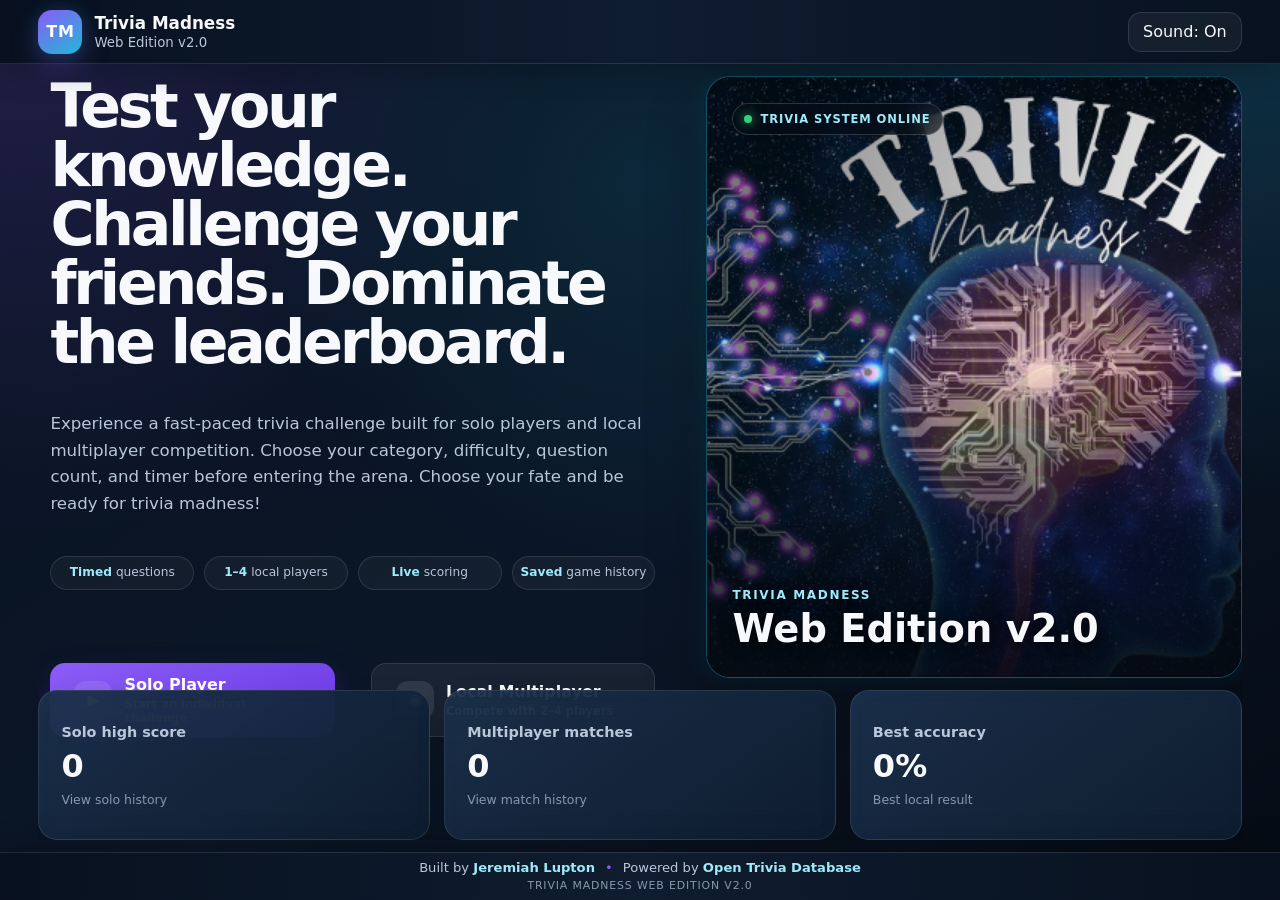
<file: docs/index.html>
<!DOCTYPE html>
<html lang="en">
<head>
  <meta charset="UTF-8">
  <meta name="viewport" content="width=device-width, initial-scale=1.0">
  <meta name="description" content="Trivia Madness Web Edition v2.0 — solo and local multiplayer trivia powered by Open Trivia DB.">
  <title>Trivia Madness v2.0</title>
  <link rel="stylesheet" href="style.css?v=2.0.3">
</head>
<body>
  <div class="app-shell">
    <header class="site-header">
      <button class="brand" id="brandHome" type="button" aria-label="Return to Trivia Madness home">
        <span class="brand-mark">TM</span>
        <span><strong>Trivia Madness</strong><small>Web Edition v2.0</small></span>
      </button>
      <button id="soundToggle" class="icon-button" type="button" aria-pressed="true">Sound: On</button>
    </header>

    <main>
      <section id="welcomeScreen" class="screen active">

<div class="hero-grid">

  <!-- ===================================================
       HERO COPY
       =================================================== -->

  <div class="hero-copy">
    <span class="eyebrow">
      Desktop + Web Trivia Experience
    </span>

    <h1>
      Test your knowledge. Challenge your friends. Dominate the leaderboard.
    </h1>

    <p class="hero-description">
      Experience a fast-paced trivia challenge built for solo players
      and local multiplayer competition. Choose your category,
      difficulty, question count, and timer before entering the arena. Choose your fate and be ready for trivia madness!
    </p>

    <div
      class="feature-pills"
      aria-label="Game features"
    >
      <span>
        <strong>Timed</strong>
        questions
      </span>

      <span>
        <strong>1–4</strong>
        local players
      </span>

      <span>
        <strong>Live</strong>
        scoring
      </span>

      <span>
        <strong>Saved</strong>
        game history
      </span>
    </div>


    <div class="hero-actions">
      <button
        class="button primary hero-button"
        id="singlePlayerButton"
        type="button"
      >
        <span class="button-icon" aria-hidden="true">
          ▶
        </span>

        <span class="button-content">
          <strong>Solo Player</strong>
          <small>Start an individual challenge</small>
        </span>
      </button>

      <button
        class="button secondary hero-button"
        id="multiplayerButton"
        type="button"
      >
        <span class="button-icon" aria-hidden="true">
          ◉
        </span>

        <span class="button-content">
          <strong>Local Multiplayer</strong>
          <small>Compete with 2–4 players</small>
        </span>
      </button>
    </div>
  </div>


  <!-- ===================================================
       HERO VISUAL
       =================================================== -->

  <div class="hero-visual card">
    <img
      src="images/trivia-hero.png"
      alt="Trivia Madness futuristic trivia game artwork"
      loading="eager"
      onerror="
        this.hidden = true;
        this.nextElementSibling.hidden = false;
      "
    >

    <div
      class="hero-visual-overlay"
      aria-hidden="true"
    >
      <div class="hero-status">
        <span class="hero-status-dot"></span>
        <span>Trivia system online</span>
      </div>

      <div class="hero-visual-title">
        <span>Trivia Madness</span>
        <strong>Web Edition v2.0</strong>
      </div>
    </div>

    <div
      class="image-placeholder"
      hidden
    >
      <strong>
        Trivia Madness
      </strong>

      <span>
        Add trivia-hero.png inside the docs/images folder.
      </span>
    </div>
  </div>

</div>


        <section class="stats-grid" aria-label="Saved local game statistics">
          <button class="stat-card clickable-stat" id="openSoloHistory" type="button"><span>Solo high score</span><strong id="savedHighScore">0</strong><small>View solo history</small></button>
          <button class="stat-card clickable-stat" id="openMultiplayerHistory" type="button"><span>Multiplayer matches</span><strong id="multiplayerMatches">0</strong><small>View match history</small></button>
          <article class="stat-card"><span>Best accuracy</span><strong id="bestAccuracy">0%</strong><small>Best local result</small></article>
        </section>
      </section>

      <section id="setupScreen" class="screen">
        <div class="section-heading"><div><span class="eyebrow" id="setupModeLabel">Solo Player</span><h2>Set up your game</h2></div><button class="text-button" id="backToWelcome" type="button">Back</button></div>
        <form id="gameSetupForm" class="setup-layout">
          <section class="card form-card">
            <h3 id="playerSectionTitle">Player</h3>
            <div id="singlePlayerFields"><label>Player name<input id="singlePlayerName" type="text" maxlength="20" placeholder="Enter your name" value="Player 1"></label></div>
            <div id="multiplayerFields" hidden><label>Number of players<select id="playerCount"><option value="2">2 players</option><option value="3">3 players</option><option value="4">4 players</option></select></label><div id="playerNameFields" class="player-name-grid"></div></div>
          </section>
          <section class="card form-card">
            <h3>Game settings</h3>
            <div class="form-grid">
              <label>Category<select id="categorySelect"><option value="">Loading categories…</option></select></label>
              <label>Difficulty<select id="difficultySelect"><option value="">Mixed</option><option value="easy">Easy</option><option value="medium">Medium</option><option value="hard">Hard</option></select></label>
              <label><span id="questionCountLabel">Number of questions</span><select id="questionCountSelect"><option value="5">5</option><option value="10" selected>10</option><option value="15">15</option></select></label>
              <label>Time per question<select id="timerSelect"><option value="10">10 seconds</option><option value="15" selected>15 seconds</option><option value="20">20 seconds</option><option value="30">30 seconds</option></select></label>
            </div>
            <div class="scoring-note"><strong>Scoring:</strong> 100 points for a correct answer plus up to 50 speed-bonus points.</div>
            <button class="button primary full-width" type="submit">Start Game</button><p id="setupError" class="error-message" role="alert"></p>
          </section>
        </form>
      </section>

      <section id="loadingScreen" class="screen centered-screen"><div class="loading-card card"><div class="spinner" aria-hidden="true"></div><h2>Loading questions</h2><p>Preparing your Trivia Madness challenge…</p></div></section>
      <section id="handoffScreen" class="screen centered-screen"><div class="handoff-card card"><span class="eyebrow">Pass the device</span><h2 id="handoffPlayerName">Next Player</h2><p>Your question begins when the countdown reaches zero.</p><strong id="handoffCountdown" class="handoff-countdown">3</strong></div></section>

      <section id="gameScreen" class="screen">
        <div class="game-topbar"><div><span class="eyebrow" id="currentPlayerLabel">Player</span><h2 id="currentPlayerName">Player 1</h2></div><div class="question-meta"><span id="questionProgress">Question 1 of 10</span><span id="difficultyBadge" class="badge">Mixed</span></div></div>
        <div id="scoreboard" class="scoreboard"></div>
        <div class="hud-status"><span class="hud-dot"></span><span>LIVE TRIVIA SESSION</span><span id="hudMode">SOLO MODE</span></div>
        <section class="question-card card">
          <div class="timer-row"><span>Time remaining</span><strong id="timerText">15</strong></div><div class="timer-track" aria-hidden="true"><div id="timerBar" class="timer-bar"></div></div>
          <p id="categoryLabel" class="question-category"></p><h3 id="questionText">Question text</h3><div id="answerGrid" class="answer-grid"></div>
          <div id="feedbackPanel" class="feedback-panel" hidden><strong id="feedbackTitle"></strong><p id="feedbackMessage"></p><button id="nextQuestionButton" class="button primary" type="button">Next Question</button></div>
        </section>
      </section>

      <section id="resultsScreen" class="screen"><div class="results-card card"><span class="eyebrow">Game complete</span><h2 id="resultsTitle">Final Score</h2><p id="resultsSubtitle"></p><div id="winnerBanner" class="winner-banner" hidden></div><div id="singlePlayerHeadline" class="solo-result-headline" hidden></div><div id="finalStandings" class="final-standings"></div><div id="singlePlayerResultStats" class="result-stats"></div><div class="results-actions"><button id="rematchButton" class="button primary" type="button">Rematch</button><button id="newGameButton" class="button secondary" type="button">New Game</button><button id="viewHistoryButton" class="button secondary" type="button">View History</button><button id="resetScoresButton" class="button danger" type="button">Reset Local Stats</button></div></div></section>
    </main>

    <footer class="site-footer"><div class="footer-content"><p>Built by <a href="https://jeremiahlupton.com" target="_blank" rel="noopener noreferrer">Jeremiah Lupton</a></p><span class="footer-divider">•</span><p>Powered by <a href="https://opentdb.com" target="_blank" rel="noopener noreferrer">Open Trivia Database</a></p></div><p class="footer-version">Trivia Madness Web Edition v2.0</p></footer>
  </div>

  <dialog id="historyDialog"><div class="dialog-card"><div class="dialog-heading"><div><span class="eyebrow">Local browser data</span><h2 id="historyDialogTitle">History</h2></div><button id="closeHistoryButton" class="text-button" type="button">Close</button></div><p id="historyDialogDescription" class="dialog-description"></p><div id="historyList" class="history-list"></div><div class="dialog-actions"><button id="clearHistoryButton" class="button danger" type="button">Clear This History</button></div></div></dialog>
  <dialog id="confirmDialog"><div class="dialog-card"><h2>Reset all local statistics?</h2><p>This clears solo scores, multiplayer matches, high scores, and accuracy data.</p><div class="dialog-actions"><button id="cancelResetButton" class="button secondary" type="button">Cancel</button><button id="confirmResetButton" class="button danger" type="button">Reset</button></div></div></dialog>
  <script src="script.js?v=2.0.3"></script>
</body>
</html>
</file>
<file: docs/style.css>
:root {
  --background: #08111f;
  --background-deep: #050b14;
  --surface: #17283e;
  --surface-dark: #0f1d30;
  --surface-light: #203650;

  --primary: #8b5cf6;
  --primary-dark: #6d3de7;
  --secondary: #20b8d8;
  --secondary-light: #9eeafa;

  --success: #31d17c;
  --danger: #ef5b68;
  --warning: #f6b84a;

  --text: #f7f9fc;
  --text-soft: #b9c7da;
  --text-muted: #8798ae;

  --border: rgba(255, 255, 255, 0.11);

  --shadow: 0 24px 60px rgba(0, 0, 0, 0.28);

  --radius: 24px;
  --radius-small: 15px;

  --shell-padding: clamp(14px, 3vw, 42px);

  /* =======================================================
     HERO SPACING CONTROLS

     Change these values to freely adjust the spacing on the
     left side of the hero section.
     ======================================================= */

  --hero-copy-padding-top: clamp(22px, 4vh, 52px);
  --hero-copy-padding-bottom: clamp(22px, 4vh, 52px);
  --hero-copy-padding-left: clamp(4px, 1vw, 16px);
  --hero-copy-padding-right: clamp(4px, 1vw, 16px);

  --hero-eyebrow-heading-gap: 40px;
  --hero-heading-description-gap: 68px;
  --hero-description-pills-gap: 26px;
  --hero-pills-actions-gap: 168px;

  --hero-heading-size: clamp(2.35rem, 4.7vw, 5.2rem);
  --hero-description-size: clamp(0.96rem, 1.3vw, 1.18rem);

  --hero-grid-column-gap: clamp(20px, 3vw, 44px);
  --hero-stats-height: 150px;
}

/* =========================================================
   GLOBAL RESET
   ========================================================= */

* {
  box-sizing: border-box;
}

html,
body {
  width: 100%;
  min-height: 100%;
  margin: 0;
}

html {
  height: 100%;
  scroll-behavior: smooth;
}

body {
  min-height: 100dvh;
  overflow: hidden;

  font-family:
    Inter,
    ui-sans-serif,
    system-ui,
    -apple-system,
    BlinkMacSystemFont,
    "Segoe UI",
    sans-serif;

  color: var(--text);

  background:
    radial-gradient(
      circle at top left,
      rgba(139, 92, 246, 0.19),
      transparent 34rem
    ),
    radial-gradient(
      circle at top right,
      rgba(32, 184, 216, 0.17),
      transparent 32rem
    ),
    linear-gradient(
      145deg,
      var(--background),
      #0b1627 55%,
      var(--background-deep)
    );
}

button,
input,
select {
  font: inherit;
}

button {
  color: inherit;
}

button,
a {
  -webkit-tap-highlight-color: transparent;
}

[hidden] {
  display: none !important;
}

body::before {
  content: "";
  position: fixed;
  inset: 0;
  z-index: 999;
  pointer-events: none;

  opacity: 0.1;

  background:
    repeating-linear-gradient(
      to bottom,
      transparent 0,
      transparent 3px,
      rgba(80, 220, 255, 0.07) 4px
    );
}

body::after {
  content: "";
  position: fixed;
  inset: 0;
  z-index: -1;
  pointer-events: none;

  background:
    radial-gradient(
      circle at 50% 20%,
      rgba(32, 184, 216, 0.12),
      transparent 42%
    );
}

/* =========================================================
   APPLICATION SHELL
   ========================================================= */

.app-shell {
  width: 100%;
  max-width: none;
  height: 100dvh;
  min-height: 0;
  margin: 0;
  padding: 0 var(--shell-padding);

  display: grid;
  grid-template-rows:
    auto
    minmax(0, 1fr)
    auto;

  overflow: hidden;
}

main {
  min-height: 0;
  padding: 12px 0;
  overflow: hidden;
}

/* =========================================================
   HEADER
   ========================================================= */

.site-header {
  position: relative;
  z-index: 1000;

  width: auto;
  min-height: 64px;

  display: flex !important;
  align-items: center;
  justify-content: space-between;
  gap: 20px;

  margin-right: calc(var(--shell-padding) * -1);
  margin-left: calc(var(--shell-padding) * -1);

  padding: 9px var(--shell-padding);

  border-bottom: 1px solid var(--border);

  visibility: visible !important;
  opacity: 1 !important;

  background:
    linear-gradient(
      90deg,
      rgba(8, 17, 31, 0.98),
      rgba(15, 29, 48, 0.98),
      rgba(8, 17, 31, 0.98)
    );

  box-shadow:
    0 8px 30px rgba(0, 0, 0, 0.22);

  backdrop-filter: blur(14px);
  -webkit-backdrop-filter: blur(14px);
}

.brand {
  display: inline-flex;
  align-items: center;
  gap: 12px;

  padding: 0;
  border: 0;

  color: var(--text);
  background: transparent;

  text-align: left;
  cursor: pointer;
}

.brand-mark {
  width: 44px;
  height: 44px;

  display: grid;
  place-items: center;

  border-radius: 14px;

  color: #ffffff;
  font-weight: 900;
  letter-spacing: 0.04em;

  background:
    linear-gradient(
      145deg,
      var(--primary),
      var(--secondary)
    );

  box-shadow:
    0 10px 28px rgba(139, 92, 246, 0.26),
    0 0 18px rgba(32, 184, 216, 0.15);
}

.brand strong,
.brand small {
  display: block;
}

.brand strong {
  font-size: 1.05rem;
}

.brand small {
  margin-top: 2px;
  color: var(--text-soft);
}

#soundToggle {
  min-height: 40px;
  padding: 0 14px;

  display: inline-flex;
  align-items: center;
  justify-content: center;

  border: 1px solid var(--border);
  border-radius: 13px;

  color: var(--text);

  background:
    rgba(255, 255, 255, 0.05);
}

/* =========================================================
   SCREEN MANAGEMENT
   ========================================================= */

.screen {
  display: none;
  width: 100%;
}

.screen.active {
  width: 100%;
  height: 100%;
  min-height: 0;

  overflow: hidden;

  animation: fadeIn 0.25s ease;
}

.centered-screen.active {
  display: grid;
  place-items: center;
}

@keyframes fadeIn {
  from {
    opacity: 0;
    transform: translateY(8px);
  }

  to {
    opacity: 1;
    transform: none;
  }
}

/* =========================================================
   COMMON ELEMENTS
   ========================================================= */

.eyebrow {
  display: inline-block;

  color: var(--secondary-light);

  font-size: 1.76rem;
  font-weight: 800;
  letter-spacing: 0.17em;
  text-transform: uppercase;
}

.card {
  border: 1px solid var(--border);
  border-radius: var(--radius);

  background:
    linear-gradient(
      145deg,
      rgba(25, 43, 68, 0.97),
      rgba(15, 29, 48, 0.98)
    );

  box-shadow: var(--shadow);
}

/* =========================================================
   BUTTONS
   ========================================================= */

.button,
.icon-button,
.text-button,
.stat-card {
  border: 0;
  cursor: pointer;
}

.button {
  min-height: 48px;
  padding: 0 21px;

  display: inline-flex;
  align-items: center;
  justify-content: center;

  border-radius: var(--radius-small);

  font-weight: 800;
  text-decoration: none;

  transition:
    transform 0.2s ease,
    box-shadow 0.2s ease,
    border-color 0.2s ease;
}

.button:hover,
.icon-button:hover,
.clickable-stat:hover {
  transform: translateY(-2px);
}

.button.primary {
  color: #ffffff;

  background:
    linear-gradient(
      145deg,
      var(--primary),
      var(--primary-dark)
    );

  box-shadow:
    0 14px 30px rgba(109, 61, 231, 0.28);
}

.button.secondary {
  color: var(--text);

  border: 1px solid var(--border);

  background:
    rgba(255, 255, 255, 0.06);
}

.button.danger {
  color: #ffffff;

  background:
    linear-gradient(
      145deg,
      #ef5b68,
      #c93c50
    );
}

.button.full-width {
  width: 100%;
  margin-top: 22px;
}

.icon-button {
  min-height: 42px;
  padding: 0 14px;

  border: 1px solid var(--border);
  border-radius: 13px;

  color: var(--text);

  background:
    rgba(255, 255, 255, 0.05);

  transition: 0.2s ease;
}

.text-button {
  padding: 8px 0;

  color: var(--secondary-light);
  background: transparent;

  font-weight: 800;
}

/* =========================================================
   HERO GRID FULL-HEIGHT LAYOUT
   ========================================================= */

#welcomeScreen.active {
  display: grid !important;
  grid-template-rows:
    minmax(0, 1fr)
    var(--hero-stats-height);

  gap: 12px;

  width: 100%;
  height: 100%;
  min-height: 0;

  overflow: hidden;
}

#welcomeScreen .hero-grid {
  width: 100%;
  height: 100% !important;
  min-height: 0 !important;

  display: grid;
  grid-template-columns:
    minmax(0, 1.08fr)
    minmax(320px, 0.92fr);

  grid-template-rows:
    minmax(0, 1fr);

  gap: var(--hero-grid-column-gap);

  align-items: stretch !important;
}

/* =========================================================
   HERO COPY

   The HTML order is expected to be:

   eyebrow
   h1
   hero-description
   feature-pills
   hero-actions
   ========================================================= */

#welcomeScreen .hero-copy {
  width: 100%;
  height: 100% !important;
  min-width: 0;
  min-height: 0;

  display: flex;
  flex-direction: column;
  align-items: flex-start;
  justify-content: center;

  padding:
    var(--hero-copy-padding-top)
    var(--hero-copy-padding-right)
    var(--hero-copy-padding-bottom)
    var(--hero-copy-padding-left);
}

/* Eyebrow */

#welcomeScreen .hero-copy .eyebrow {
  display: block;

  margin: 0 0 var(--hero-eyebrow-heading-gap);

  color: var(--secondary-light);

  font-size: clamp(0.72rem, 0.9vw, 0.84rem);
  font-weight: 800;
  letter-spacing: 0.17em;
  text-transform: uppercase;
}

/* Heading */

#welcomeScreen .hero-copy h1 {
  width: 100%;
  max-width: 920px;

  margin:
    0
    0
    var(--hero-heading-description-gap);

  font-size: var(--hero-heading-size);
  line-height: 0.98;
  letter-spacing: -0.055em;
}

/* Description */

#welcomeScreen .hero-copy .hero-description {
  width: 100%;
  max-width: 760px;

  margin:
    0
    0
    var(--hero-description-pills-gap);

  color: var(--text-soft);

  font-size: var(--hero-description-size);
  line-height: 1.6;
}

/* Feature pills now appear above the action buttons */

#welcomeScreen .feature-pills {
  width: 100%;

  display: flex;
  align-items: center;
  flex-wrap: wrap;

  gap: 10px;

  margin:
    0
    0
    var(--hero-pills-actions-gap);
}

#welcomeScreen .feature-pills span {
  display: inline-flex;
  align-items: center;
  gap: 4px;

  padding: 8px 12px;

  border: 1px solid var(--border);
  border-radius: 999px;

  color: var(--text-soft);

  background:
    rgba(255, 255, 255, 0.04);

  font-size: 0.8rem;
}

#welcomeScreen .feature-pills strong {
  color: var(--secondary-light);
}

/* Hero action buttons */

#welcomeScreen .hero-actions {
  width: 100%;

  display: flex;
  align-items: stretch;
  flex-wrap: wrap;

  gap: 38px;

  margin: 0;
}

#welcomeScreen .hero-button {
  min-width: 225px;
  min-height: 68px;

  display: inline-flex;
  align-items: center;
  justify-content: flex-start;

  gap: 12px;
  padding: 10px 18px;

  text-align: left;
}

#welcomeScreen .button-icon {
  width: 38px;
  height: 38px;

  display: grid;
  place-items: center;

  flex: 0 0 auto;

  border-radius: 12px;

  background:
    rgba(255, 255, 255, 0.1);
}

#welcomeScreen .button-content {
  display: grid;
  gap: 3px;
}

#welcomeScreen .button-content strong,
#welcomeScreen .button-content small {
  display: block;
}

#welcomeScreen .button-content small {
  color: rgba(255, 255, 255, 0.72);

  font-size: 0.72rem;
  font-weight: 600;
}

/* =========================================================
   HERO VISUAL
   ========================================================= */

#welcomeScreen .hero-visual {
  position: relative;

  align-self: stretch !important;

  width: 100% !important;
  height: 100% !important;
  min-width: 0;
  min-height: 0 !important;
  max-height: none !important;

  margin: 0 !important;
  padding: 0;

  overflow: hidden;

  border: 1px solid rgba(32, 184, 216, 0.34);
  border-radius: var(--radius);

  background:
    linear-gradient(
      145deg,
      rgba(17, 34, 56, 0.98),
      rgba(8, 17, 31, 0.98)
    );

  box-shadow:
    var(--shadow),
    0 0 28px rgba(32, 184, 216, 0.13);

  animation:
    heroCardPulse 3.6s ease-in-out infinite;
}

#welcomeScreen .hero-visual > img {
  position: absolute;
  inset: 0;

  z-index: 1;

  display: block;

  width: 100% !important;
  height: 100% !important;
  min-width: 100%;
  min-height: 100% !important;
  max-width: none;
  max-height: none;

  margin: 0;
  padding: 0;

  object-fit: cover !important;
  object-position: center top !important;

  animation:
    heroImagePulse 4.2s ease-in-out infinite;
}

#welcomeScreen .hero-visual-overlay {
  position: absolute;
  inset: 0;
  z-index: 3;

  width: 100%;
  height: 100%;

  display: flex;
  flex-direction: column;
  justify-content: space-between;

  padding: clamp(18px, 2vw, 28px);

  pointer-events: none;

  background:
    linear-gradient(
      to bottom,
      rgba(5, 11, 20, 0.08),
      transparent 48%,
      rgba(5, 11, 20, 0.82)
    );
}

#welcomeScreen .hero-visual .image-placeholder {
  position: absolute;
  inset: 0;
  z-index: 2;

  width: 100%;
  height: 100%;
  min-height: 0 !important;
}

.hero-status {
  width: fit-content;

  display: inline-flex;
  align-items: center;
  gap: 8px;

  padding: 8px 11px;

  border: 1px solid rgba(255, 255, 255, 0.16);
  border-radius: 999px;

  color: var(--secondary-light);

  background:
    rgba(5, 11, 20, 0.65);

  font-size: 0.72rem;
  font-weight: 800;
  letter-spacing: 0.08em;
  text-transform: uppercase;

  backdrop-filter: blur(10px);
}

.hero-status-dot {
  width: 8px;
  height: 8px;

  border-radius: 50%;

  background: var(--success);

  box-shadow:
    0 0 12px var(--success);
}

.hero-visual-title {
  display: grid;
  gap: 4px;

  text-shadow:
    0 3px 15px rgba(0, 0, 0, 0.8);
}

.hero-visual-title span {
  color: var(--secondary-light);

  font-size: 0.75rem;
  font-weight: 800;
  letter-spacing: 0.14em;
  text-transform: uppercase;
}

.hero-visual-title strong {
  font-size: clamp(1.45rem, 3vw, 2.5rem);
}

/* =========================================================
   HERO ANIMATIONS
   ========================================================= */

@keyframes heroCardPulse {
  0%,
  100% {
    border-color:
      rgba(32, 184, 216, 0.3);

    box-shadow:
      var(--shadow),
      0 0 20px rgba(32, 184, 216, 0.12);
  }

  50% {
    border-color:
      rgba(139, 92, 246, 0.62);

    box-shadow:
      var(--shadow),
      0 0 36px rgba(32, 184, 216, 0.22),
      0 0 48px rgba(139, 92, 246, 0.13);
  }
}

@keyframes heroImagePulse {
  0%,
  100% {
    transform: scale(1.01);
    filter: brightness(0.96) saturate(1);
  }

  50% {
    transform: scale(1.04);
    filter: brightness(1.08) saturate(1.12);
  }
}

/* =========================================================
   HOME STATISTICS
   ========================================================= */

#welcomeScreen .stats-grid {
  position: relative;
  z-index: 5;

  width: 100%;
  height: var(--hero-stats-height);
  min-height: var(--hero-stats-height);

  margin: 0;
  padding: 0;

  display: grid;
  grid-template-columns:
    repeat(3, minmax(0, 1fr));

  gap: 14px;
  align-items: stretch;
}

#welcomeScreen .stat-card {
  width: 100%;
  height: var(--hero-stats-height);
  min-height: var(--hero-stats-height);
  padding: 20px 22px;

  display: flex;
  flex-direction: column;
  justify-content: center;

  text-align: left;
  color: var(--text);

  border: 1px solid var(--border);
  border-radius: 19px;

  background:
    linear-gradient(
      145deg,
      rgba(27, 48, 74, 0.95),
      rgba(15, 29, 48, 0.98)
    );

  box-shadow:
    0 14px 30px rgba(0, 0, 0, 0.18),
    inset 0 0 20px rgba(32, 184, 216, 0.025);

  transition:
    transform 0.2s ease,
    border-color 0.2s ease,
    box-shadow 0.2s ease;
}

#welcomeScreen .stat-card span,
#welcomeScreen .stat-card strong,
#welcomeScreen .stat-card small {
  display: block;
}

#welcomeScreen .stat-card span {
  color: var(--text-soft);

  font-size: 0.9rem;
  font-weight: 700;
}

#welcomeScreen .stat-card strong {
  margin-top: 10px;

  color: var(--text);

  font-size: clamp(1.7rem, 2.5vw, 2.2rem);
  line-height: 1;
}

#welcomeScreen .stat-card small {
  margin-top: 10px;

  color: var(--text-muted);

  font-size: 0.78rem;
}

.clickable-stat:hover {
  border-color:
    rgba(32, 184, 216, 0.72);

  box-shadow:
    0 0 24px rgba(32, 184, 216, 0.16),
    inset 0 0 22px rgba(32, 184, 216, 0.05);
}

/* =========================================================
   COMMON INTERNAL SCREEN HEADINGS
   ========================================================= */

.section-heading,
.game-topbar,
.timer-row,
.dialog-heading {
  display: flex;
  align-items: center;
  justify-content: space-between;
  gap: 18px;
}

.section-heading {
  margin-bottom: 12px;
}

.section-heading h2,
.game-topbar h2,
.results-card h2,
.dialog-heading h2,
.handoff-card h2 {
  margin: 6px 0 0;

  font-size: clamp(1.8rem, 4vw, 3rem);
  letter-spacing: -0.04em;
}

/* =========================================================
   GAME SETUP
   ========================================================= */

#setupScreen.active {
  display: flex;
  flex-direction: column;
}

.setup-layout {
  flex: 1;
  min-height: 0;

  display: grid;
  grid-template-columns:
    minmax(280px, 0.82fr)
    minmax(0, 1.18fr);

  gap: 16px;
}

.form-card {
  min-height: 0;
  padding: clamp(18px, 2.5vw, 26px);

  overflow: auto;
}

.form-card h3 {
  margin-top: 0;
}

.form-grid,
.player-name-grid {
  display: grid;
  grid-template-columns:
    repeat(2, minmax(0, 1fr));

  gap: 17px;
}

label {
  display: grid;
  gap: 8px;

  color: var(--text-soft);

  font-size: 0.9rem;
  font-weight: 700;
}

input,
select {
  width: 100%;
  min-height: 46px;
  padding: 0 14px;

  border: 1px solid var(--border);
  border-radius: 13px;

  color: var(--text);
  background: #102038;

  outline: none;
}

input:focus,
select:focus {
  border-color: var(--secondary);

  box-shadow:
    0 0 0 3px rgba(32, 184, 216, 0.13);
}

#multiplayerFields {
  display: grid;
  gap: 18px;
}

.scoring-note {
  margin-top: 21px;
  padding: 14px;

  border: 1px solid rgba(32, 184, 216, 0.16);
  border-radius: 14px;

  color: var(--text-soft);

  background:
    rgba(32, 184, 216, 0.08);
}

.error-message {
  min-height: 22px;
  margin: 12px 0 0;

  color: #ffadb5;
}

/* =========================================================
   LOADING AND HANDOFF
   ========================================================= */

.loading-card,
.handoff-card {
  width: min(620px, 100%);
  padding: clamp(34px, 6vw, 62px);

  text-align: center;
}

.spinner {
  width: 58px;
  height: 58px;
  margin: 0 auto 20px;

  border: 6px solid rgba(255, 255, 255, 0.1);
  border-top-color: var(--secondary);
  border-radius: 50%;

  animation: spin 0.8s linear infinite;
}

@keyframes spin {
  to {
    transform: rotate(360deg);
  }
}

.handoff-card {
  position: relative;
  overflow: hidden;

  border-color:
    rgba(32, 184, 216, 0.32);
}

.handoff-countdown {
  display: block;

  margin-top: 24px;

  color: var(--secondary-light);

  font-size: clamp(5rem, 12vw, 9rem);
  line-height: 1;

  text-shadow:
    0 0 22px rgba(32, 184, 216, 0.55);
}

/* =========================================================
   GAME SCREEN
   ========================================================= */

#gameScreen.active {
  display: flex;
  flex-direction: column;
}

.game-topbar {
  flex: 0 0 auto;
}

.game-topbar h2 {
  font-size: clamp(1.45rem, 3vw, 2.35rem);
}

.question-meta {
  display: flex;
  align-items: center;
  gap: 10px;
  flex-wrap: wrap;

  color: var(--text-soft);
}

.scoreboard {
  flex: 0 0 auto;

  display: grid;
  grid-template-columns:
    repeat(auto-fit, minmax(140px, 1fr));

  gap: 10px;
  margin: 8px 0;
}

.player-score {
  padding: 10px 13px;

  border: 1px solid var(--border);
  border-radius: 15px;

  background:
    rgba(255, 255, 255, 0.035);
}

.player-score.active {
  border-color:
    rgba(32, 184, 216, 0.75);

  background:
    rgba(32, 184, 216, 0.1);

  box-shadow:
    0 0 18px rgba(32, 184, 216, 0.18);
}

.player-score span,
.player-score strong {
  display: block;
}

.player-score span {
  color: var(--text-soft);
  font-size: 0.8rem;
}

.player-score strong {
  margin-top: 4px;
  font-size: 1rem;
}

.hud-status {
  display: flex;
  align-items: center;
  gap: 10px;

  margin-bottom: 6px;

  color: var(--secondary-light);

  font-size: 0.7rem;
  font-weight: 800;
  letter-spacing: 0.13em;
}

.hud-status span:last-child {
  margin-left: auto;
  color: var(--text-soft);
}

.hud-dot {
  width: 8px;
  height: 8px;

  border-radius: 50%;

  background: var(--success);

  box-shadow:
    0 0 12px var(--success);
}

.question-card {
  position: relative;
  overflow: hidden;

  flex: 1;
  min-height: 0;

  padding:
    clamp(14px, 2vh, 24px)
    clamp(18px, 3vw, 34px);

  display: flex;
  flex-direction: column;

  border-color:
    rgba(64, 220, 255, 0.3);
}

.timer-row {
  color: var(--text-soft);
  font-size: 0.88rem;
}

.timer-row strong {
  color: var(--text);
  font-size: 1.25rem;
}

.timer-track {
  height: 8px;
  margin-top: 8px;

  overflow: hidden;

  border-radius: 999px;

  background:
    rgba(255, 255, 255, 0.08);
}

.timer-bar {
  width: 100%;
  height: 100%;

  border-radius: inherit;

  background:
    linear-gradient(
      90deg,
      var(--secondary),
      var(--primary)
    );

  transition:
    width 1s linear,
    background 0.2s ease;
}

.question-category {
  margin: 12px 0 4px;

  color: var(--secondary-light);

  font-size: 0.85rem;
  font-weight: 800;
}

#questionText {
  margin: 0 0 12px;

  font-size: clamp(1.1rem, 2.1vw, 1.75rem);
  line-height: 1.2;
}

.answer-grid {
  flex: 1;
  min-height: 0;

  display: grid;
  grid-template-columns:
    repeat(2, minmax(0, 1fr));

  gap: 9px;
}

.answer-button {
  position: relative;
  overflow: hidden;

  min-height: clamp(48px, 7vh, 64px);
  padding: 10px 14px;

  border: 1px solid rgba(120, 210, 255, 0.2);
  border-radius: 16px;

  color: var(--text);

  background:
    rgba(255, 255, 255, 0.045);

  cursor: pointer;
  text-align: left;

  font-size: clamp(0.88rem, 1.25vw, 1rem);
  font-weight: 750;
}

.answer-button:hover:not(:disabled) {
  transform: translateY(-2px);

  border-color:
    rgba(32, 184, 216, 0.8);

  background:
    rgba(32, 184, 216, 0.09);
}

.answer-button.correct {
  border-color:
    rgba(49, 209, 124, 0.75);

  background:
    rgba(49, 209, 124, 0.13);
}

.answer-button.incorrect {
  border-color:
    rgba(239, 91, 104, 0.75);

  background:
    rgba(239, 91, 104, 0.13);
}

.feedback-panel {
  position: sticky;
  bottom: 0;
  z-index: 20;

  margin-top: 8px;
  padding: 10px 13px;

  border: 1px solid var(--border);
  border-radius: 16px;

  background:
    rgba(15, 29, 48, 0.98);
}

.feedback-panel p {
  margin: 4px 0 8px;

  color: var(--text-soft);

  font-size: 0.9rem;
}

/* =========================================================
   RESULTS
   ========================================================= */

#resultsScreen.active {
  display: grid;
  place-items: center;
}

.results-card {
  width: min(980px, 100%);
  max-height: 100%;
  margin: 0 auto;
  padding: clamp(22px, 4vw, 42px);

  overflow: auto;

  text-align: center;
}

.results-card > p,
.dialog-description {
  color: var(--text-soft);
}

.winner-banner,
.solo-result-headline {
  margin: 20px 0;
  padding: 18px;

  border-radius: 18px;

  font-size: 1.2rem;
  font-weight: 900;
}

.final-standings,
.history-list {
  display: grid;
  gap: 12px;

  margin: 20px 0;

  text-align: left;
}

.standing-row,
.history-row {
  display: grid;
  grid-template-columns:
    52px
    1fr
    auto;

  gap: 14px;
  align-items: center;

  padding: 15px;

  border: 1px solid var(--border);
  border-radius: 16px;

  background:
    rgba(255, 255, 255, 0.035);
}

.result-stats {
  display: grid;
  grid-template-columns:
    repeat(3, 1fr);

  gap: 12px;
  margin: 20px 0;
}

.result-stat {
  padding: 15px;

  border: 1px solid var(--border);
  border-radius: 16px;

  background:
    rgba(255, 255, 255, 0.035);
}

.results-actions {
  justify-content: center;
  margin-top: 22px;
}

/* =========================================================
   DIALOGS
   ========================================================= */

dialog {
  width: min(760px, calc(100% - 28px));
  max-height: 85vh;

  padding: 0;
  overflow: auto;

  border: 1px solid var(--border);
  border-radius: 22px;

  color: var(--text);

  background:
    var(--surface);

  box-shadow: var(--shadow);
}

dialog::backdrop {
  background:
    rgba(0, 0, 0, 0.74);

  backdrop-filter: blur(4px);
}

.dialog-card {
  padding: 26px;
}

.dialog-actions {
  justify-content: flex-end;
}

/* =========================================================
   FOOTER
   ========================================================= */

.site-footer {
  position: relative;
  z-index: 1000;

  width: auto;
  min-height: 46px;

  display: block !important;

  margin-right: calc(var(--shell-padding) * -1) !important;
  margin-left: calc(var(--shell-padding) * -1) !important;

  padding:
    7px
    var(--shell-padding)
    8px !important;

  border-top: 1px solid var(--border);

  color: var(--text-soft);
  text-align: center;

  visibility: visible !important;
  opacity: 1 !important;

  background:
    linear-gradient(
      90deg,
      rgba(8, 17, 31, 0.98),
      rgba(15, 29, 48, 0.98),
      rgba(8, 17, 31, 0.98)
    );

  box-shadow:
    0 -8px 30px rgba(0, 0, 0, 0.2);
}

.footer-content {
  display: flex;
  align-items: center;
  justify-content: center;
  gap: 10px;
  flex-wrap: wrap;

  font-size: 0.82rem;
}

.footer-content p,
.footer-version {
  margin: 0;
}

.footer-content a {
  color: var(--secondary-light);

  font-weight: 800;
  text-decoration: none;
}

.footer-divider {
  color: var(--primary);
}

.footer-version {
  margin-top: 4px;

  color: var(--text-muted);

  font-size: 0.68rem;
  letter-spacing: 0.08em;
  text-transform: uppercase;
}

/* =========================================================
   SHORT LAPTOP SCREENS
   ========================================================= */

@media (max-height: 820px) and (min-width: 901px) {
  :root {
    --hero-copy-padding-top: 12px;
    --hero-copy-padding-bottom: 12px;

    --hero-eyebrow-heading-gap: 12px;
    --hero-heading-description-gap: 14px;
    --hero-description-pills-gap: 14px;
    --hero-pills-actions-gap: 16px;

    --hero-heading-size: clamp(1.8rem, 3.5vw, 3.6rem);
    --hero-description-size: 0.84rem;

    --hero-stats-height: 120px;
  }

  .site-header {
    min-height: 56px;
    padding-top: 6px;
    padding-bottom: 6px;
  }

  .brand-mark {
    width: 38px;
    height: 38px;
  }

  main {
    padding-top: 7px;
    padding-bottom: 7px;
  }

  #welcomeScreen.active {
    gap: 8px;
  }

  #welcomeScreen .hero-button {
    min-height: 58px;
  }

  #welcomeScreen .stat-card {
    padding: 14px 16px;
  }

  #welcomeScreen .stat-card strong {
    font-size: 1.55rem;
  }

  .site-footer {
    min-height: 38px;
    padding-top: 4px !important;
    padding-bottom: 5px !important;
  }

  .footer-version {
    display: none;
  }
}

/* =========================================================
   TABLETS
   ========================================================= */

@media (max-width: 900px) {
  html,
  body {
    height: auto;
    min-height: 100%;

    overflow-x: hidden;
    overflow-y: auto;
  }

  .app-shell {
    height: auto;
    min-height: 100dvh;

    display: flex;
    flex-direction: column;

    overflow: visible;
  }

  main {
    overflow: visible;
  }

  .screen.active {
    height: auto;
    overflow: visible;
  }

  #welcomeScreen.active {
    height: auto;

    display: block !important;

    overflow: visible;
  }

  #welcomeScreen .hero-grid {
    height: auto !important;

    grid-template-columns: 1fr;
    grid-template-rows: auto;

    gap: 24px;
  }

  #welcomeScreen .hero-copy {
    height: auto !important;

    padding:
      26px
      0
      10px;
  }

  #welcomeScreen .hero-visual {
    height: clamp(320px, 58vw, 520px) !important;
    min-height: 320px !important;
  }

  #welcomeScreen .stats-grid {
    height: auto;
    min-height: 0;

    margin-top: 20px;

    grid-template-columns: 1fr;
  }

  #welcomeScreen .stat-card {
    height: 150px;
    min-height: 150px;
  }

  .setup-layout {
    grid-template-columns: 1fr;
  }
}

/* =========================================================
   MOBILE
   ========================================================= */

@media (max-width: 620px) {
  :root {
    --shell-padding: 13px;

    --hero-copy-padding-top: 20px;
    --hero-copy-padding-bottom: 8px;

    --hero-eyebrow-heading-gap: 14px;
    --hero-heading-description-gap: 16px;
    --hero-description-pills-gap: 18px;
    --hero-pills-actions-gap: 20px;

    --hero-heading-size: clamp(2rem, 11vw, 3rem);
    --hero-description-size: 0.92rem;
  }

  .site-header {
    min-height: 58px;
    padding-top: 8px;
    padding-bottom: 8px;
  }

  .brand-mark {
    width: 38px;
    height: 38px;
  }

  .brand strong {
    font-size: 0.92rem;
  }

  .brand small {
    font-size: 0.68rem;
  }

  #soundToggle {
    min-height: 36px;
    padding: 0 10px;

    font-size: 0.78rem;
  }

  main {
    padding-top: 20px;
    padding-bottom: 20px;
  }

  #welcomeScreen .hero-actions {
    display: grid;
    grid-template-columns: 1fr;
  }

  #welcomeScreen .hero-button {
    width: 100%;
    min-width: 0;
  }

  #welcomeScreen .hero-visual {
    height: 310px !important;
    min-height: 310px !important;
  }

  .form-grid,
  .player-name-grid,
  .answer-grid {
    grid-template-columns: 1fr;
  }

  .game-topbar,
  .section-heading,
  .dialog-heading {
    align-items: flex-start;
  }

  .game-topbar {
    flex-direction: column;
    gap: 9px;
  }

  .scoreboard {
    grid-template-columns:
      repeat(2, minmax(0, 1fr));
  }

  .question-card {
    padding: 15px;
  }

  #nextQuestionButton,
  .results-actions .button {
    width: 100%;
  }

  .footer-content {
    flex-direction: column;
    gap: 3px;
  }

  .footer-divider {
    display: none;
  }
}

/* =========================================================
   VERY SMALL MOBILE SCREENS
   ========================================================= */

@media (max-width: 390px) {
  .brand strong {
    font-size: 0.88rem;
  }

  .brand small {
    display: none;
  }

  .scoreboard {
    grid-template-columns:
      1fr
      1fr;
  }

  #questionText {
    font-size: 1.15rem;
  }

  .answer-button {
    font-size: 0.88rem;
  }
}

/* =========================================================
   REDUCED MOTION
   ========================================================= */

@media (prefers-reduced-motion: reduce) {
  *,
  *::before,
  *::after {
    scroll-behavior: auto !important;
    animation-duration: 0.01ms !important;
    animation-iteration-count: 1 !important;
    transition-duration: 0.01ms !important;
  }
}

/* =========================================================
   FORCE HERO COPY SPACING OVERRIDE
   ========================================================= */

#welcomeScreen .hero-copy {
  display: grid !important;

  grid-template-columns: 1fr;
  grid-template-rows:
    auto
    auto
    auto
    auto
    auto;

  align-content: center !important;
  align-items: start !important;

  /* Change this value for equal spacing between all items */
  row-gap: 39px !important;

  width: 100% !important;
  height: 100% !important;
  min-width: 0;
  min-height: 0;

  padding:
    34px
    12px !important;
}

/* Remove older margins so they cannot interfere */

#welcomeScreen .hero-copy > .eyebrow,
#welcomeScreen .hero-copy > h1,
#welcomeScreen .hero-copy > .hero-description,
#welcomeScreen .hero-copy > .feature-pills,
#welcomeScreen .hero-copy > .hero-actions {
  margin: 0 !important;
}

/* Ensure each section occupies its own grid row */

#welcomeScreen .hero-copy > .eyebrow {
  grid-row: 1;
}

#welcomeScreen .hero-copy > h1 {
  grid-row: 2;
}

#welcomeScreen .hero-copy > .hero-description {
  grid-row: 3;
}

#welcomeScreen .hero-copy > .feature-pills {
  grid-row: 4;
}

#welcomeScreen .hero-copy > .hero-actions {
  grid-row: 5;
}

/* =========================================================
   FORCE HERO EYEBROW FONT-SIZE OVERRIDE
   ========================================================= */

#welcomeScreen .hero-copy > .eyebrow {
  font-size: 1.05rem !important;
  line-height: 1.25 !important;
  font-weight: 800 !important;
  letter-spacing: 0.17em !important;
}

/* =========================================================
   FEATURE PILLS + HERO ACTIONS FORCE OVERRIDE
   ========================================================= */

/* Desktop: keep all feature pills on one line when space allows */
#welcomeScreen .hero-copy > .feature-pills {
  width: 100% !important;

  display: grid !important;
  grid-template-columns: repeat(4, minmax(0, 1fr)) !important;

  gap: 10px !important;

  margin: 0 0 34px !important;
}

#welcomeScreen .hero-copy > .feature-pills span {
  width: 100% !important;
  min-width: 0 !important;

  display: flex !important;
  align-items: center !important;
  justify-content: center !important;

  padding: 9px 10px !important;

  text-align: center !important;
  white-space: nowrap !important;

  font-size: 0.76rem !important;
  line-height: 1.1 !important;
}

/* Space the hero buttons across the available width */
#welcomeScreen .hero-copy > .hero-actions {
  width: 100% !important;

  display: grid !important;
  grid-template-columns:
    repeat(2, minmax(220px, 1fr)) !important;

  gap: clamp(18px, 2.5vw, 34px) !important;

  margin: 0 !important;
}

#welcomeScreen .hero-copy > .hero-actions .hero-button {
  width: 100% !important;
  min-width: 0 !important;
  min-height: 68px !important;

  justify-content: flex-start !important;

  padding:
    12px
    clamp(16px, 2vw, 24px) !important;
}

/* =========================================================
   MEDIUM / SHORT DESKTOP SCREENS
   ========================================================= */

@media (max-width: 1180px) and (min-width: 901px) {
  #welcomeScreen .hero-copy > .feature-pills {
    gap: 8px !important;
  }

  #welcomeScreen .hero-copy > .feature-pills span {
    padding: 8px 7px !important;

    font-size: 0.66rem !important;
    letter-spacing: -0.01em !important;
  }

  #welcomeScreen .hero-copy > .hero-actions {
    gap: 18px !important;
  }

  #welcomeScreen .hero-copy > .hero-actions .hero-button {
    min-height: 62px !important;
    padding-right: 14px !important;
    padding-left: 14px !important;
  }
}

/* =========================================================
   TABLET: TWO ROWS OF TWO PILLS
   ========================================================= */

@media (max-width: 900px) {
  #welcomeScreen .hero-copy > .feature-pills {
    grid-template-columns:
      repeat(2, minmax(0, 1fr)) !important;

    gap: 10px !important;

    margin-bottom: 28px !important;
  }

  #welcomeScreen .hero-copy > .feature-pills span {
    min-height: 42px !important;

    padding: 8px 10px !important;

    white-space: normal !important;

    font-size: 0.75rem !important;
    line-height: 1.2 !important;
  }

  #welcomeScreen .hero-copy > .hero-actions {
    grid-template-columns:
      repeat(2, minmax(0, 1fr)) !important;

    gap: 14px !important;
  }

  #welcomeScreen .hero-copy > .hero-actions .hero-button {
    min-height: 64px !important;
  }
}

/* =========================================================
   SMALL MOBILE
   ========================================================= */

@media (max-width: 620px) {
  #welcomeScreen .hero-copy > .feature-pills {
    grid-template-columns:
      repeat(2, minmax(0, 1fr)) !important;

    gap: 8px !important;

    margin-bottom: 24px !important;
  }

  #welcomeScreen .hero-copy > .feature-pills span {
    min-height: 40px !important;

    padding: 7px 8px !important;

    white-space: normal !important;

    font-size: 0.68rem !important;
    line-height: 1.15 !important;
  }

  #welcomeScreen .hero-copy > .hero-actions {
    grid-template-columns: 1fr !important;
    gap: 12px !important;
  }

  #welcomeScreen .hero-copy > .hero-actions .hero-button {
    width: 100% !important;
    min-height: 60px !important;
  }
}

/* =========================================================
   VERY SMALL MOBILE
   ========================================================= */

@media (max-width: 390px) {
  #welcomeScreen .hero-copy > .feature-pills {
    gap: 7px !important;
  }

  #welcomeScreen .hero-copy > .feature-pills span {
    padding: 6px !important;

    font-size: 0.62rem !important;
  }
}

/* =========================================================
   FORCE GAP BETWEEN HERO ACTION BUTTONS
   ========================================================= */

#welcomeScreen .hero-copy > .hero-actions {
  width: 100% !important;

  display: grid !important;
  grid-template-columns:
    repeat(2, minmax(0, 1fr)) !important;

  column-gap: 36px !important;
  row-gap: 16px !important;

  margin: 0 !important;
  padding: 0 !important;
}

#welcomeScreen .hero-copy > .hero-actions > .hero-button {
  width: 100% !important;
  min-width: 0 !important;
  margin: 0 !important;
}
</file>
